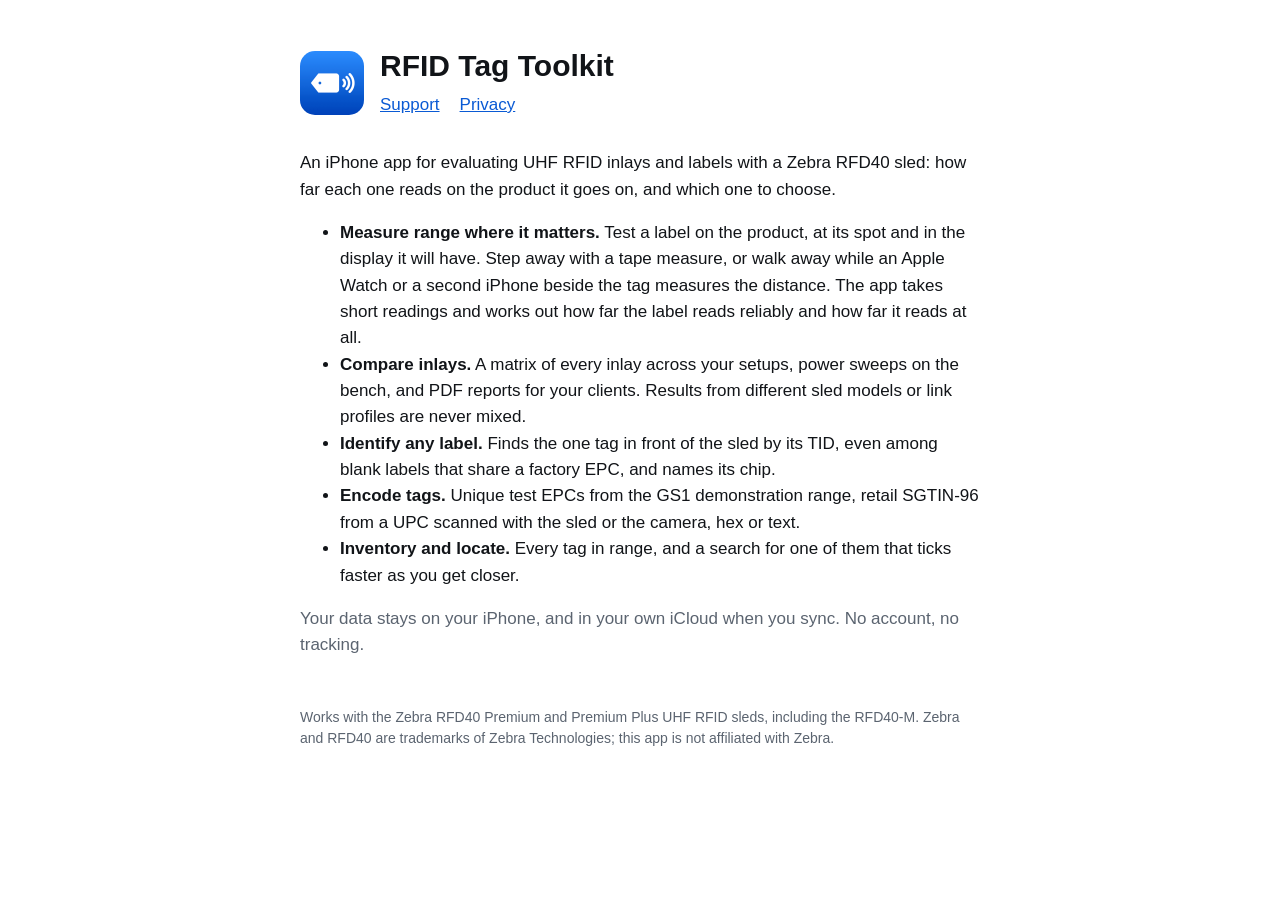
<file: index.html>
<!doctype html>
<html lang="en">
<head>
  <meta charset="utf-8" />
  <meta name="viewport" content="width=device-width, initial-scale=1" />
  <title>RFID Tag Toolkit</title>
  <meta name="description" content="Range tests for UHF RFID inlays and labels on the products they go on, with an iPhone and a Zebra RFD40 sled." />
  <link rel="icon" href="icon.png" />
  <link rel="stylesheet" href="style.css" />
</head>
<body>
  <main>
    <header>
      <img src="icon.png" alt="" />
      <div>
        <h1>RFID Tag Toolkit</h1>
        <nav><a href="support.html">Support</a><a href="privacy.html">Privacy</a></nav>
      </div>
    </header>
    <p>An iPhone app for evaluating UHF RFID inlays and labels with a Zebra RFD40 sled: how far each one reads on the product it goes on, and which one to choose.</p>
    <ul>
      <li><strong>Measure range where it matters.</strong> Test a label on the product, at its spot and in the display it will have. Step away with a tape measure, or walk away while an Apple Watch or a second iPhone beside the tag measures the distance. The app takes short readings and works out how far the label reads reliably and how far it reads at all.</li>
      <li><strong>Compare inlays.</strong> A matrix of every inlay across your setups, power sweeps on the bench, and PDF reports for your clients. Results from different sled models or link profiles are never mixed.</li>
      <li><strong>Identify any label.</strong> Finds the one tag in front of the sled by its TID, even among blank labels that share a factory EPC, and names its chip.</li>
      <li><strong>Encode tags.</strong> Unique test EPCs from the GS1 demonstration range, retail SGTIN-96 from a UPC scanned with the sled or the camera, hex or text.</li>
      <li><strong>Inventory and locate.</strong> Every tag in range, and a search for one of them that ticks faster as you get closer.</li>
    </ul>
    <p class="muted">Your data stays on your iPhone, and in your own iCloud when you sync. No account, no tracking.</p>
    <footer>Works with the Zebra RFD40 Premium and Premium Plus UHF RFID sleds, including the RFD40-M. Zebra and RFD40 are trademarks of Zebra Technologies; this app is not affiliated with Zebra.</footer>
  </main>
</body>
</html>
</file>
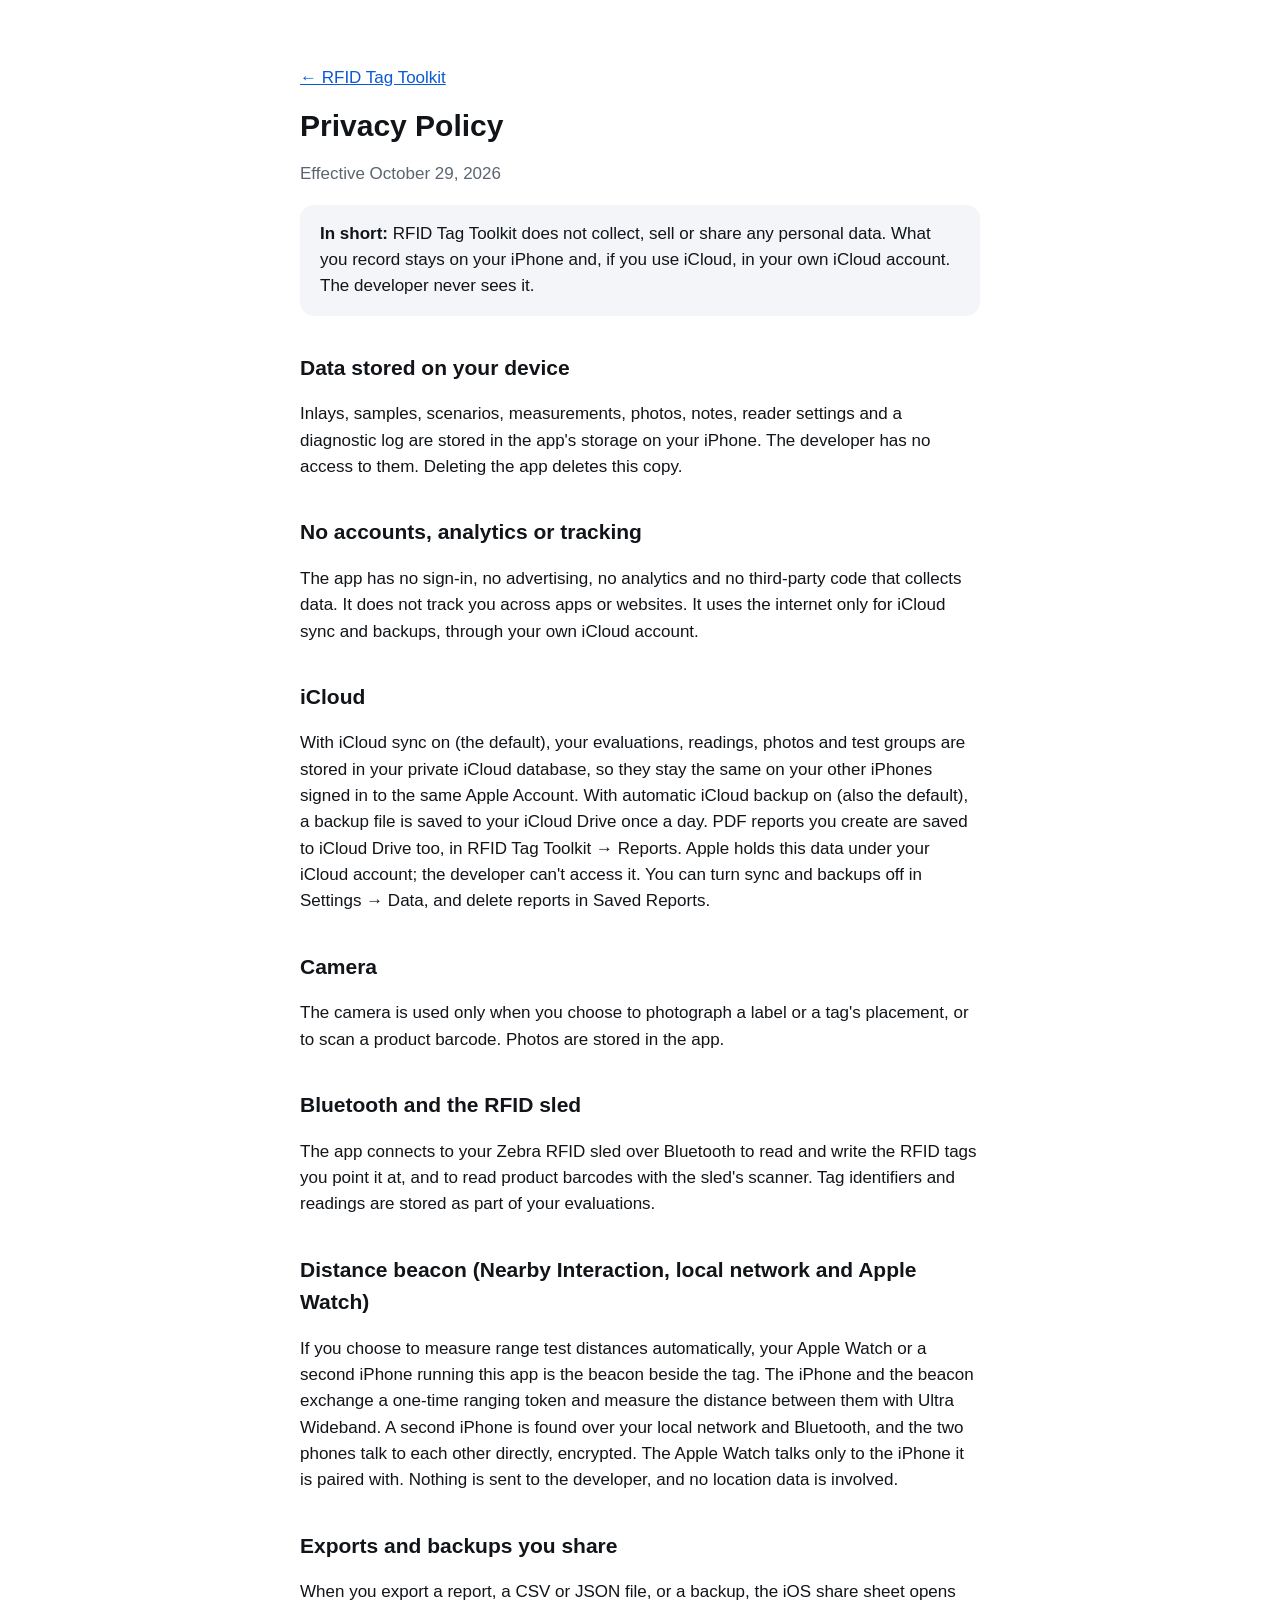
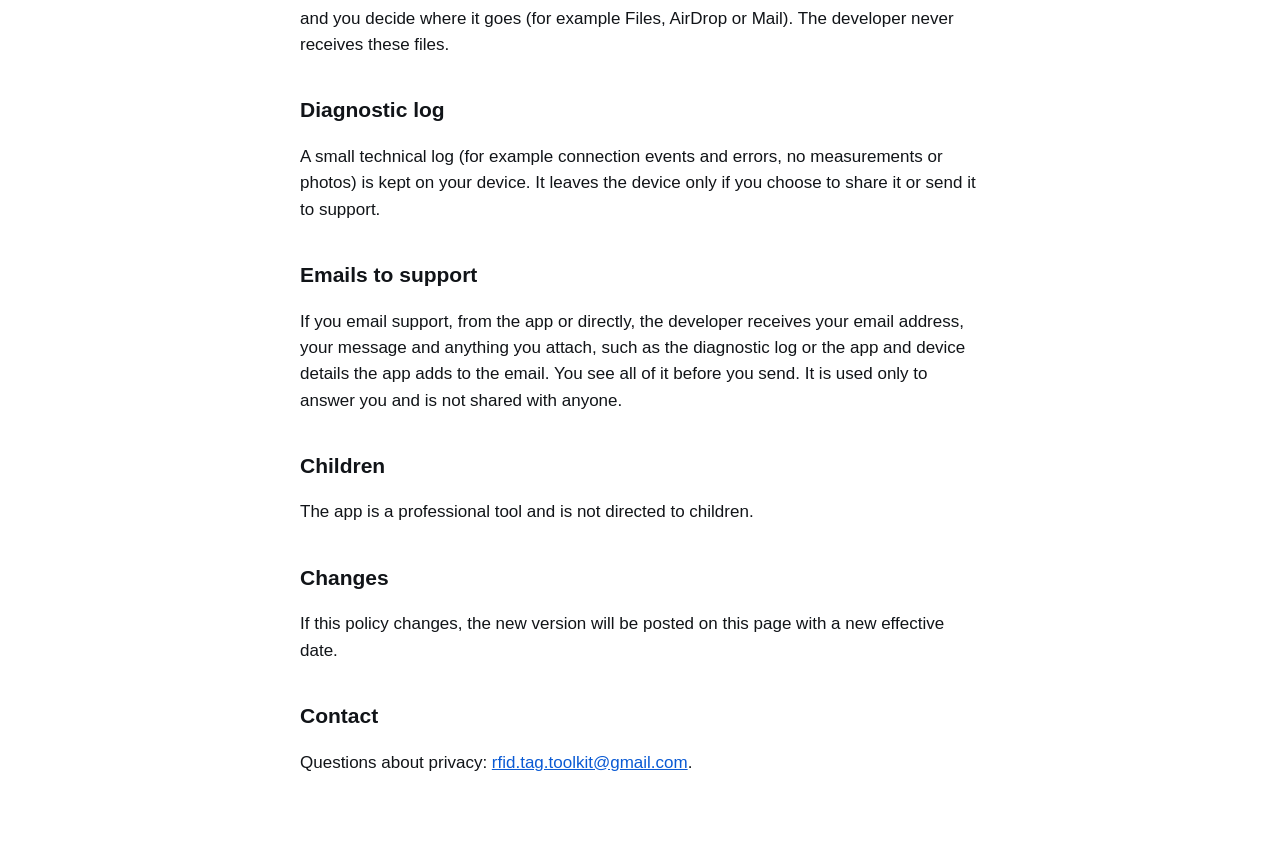
<file: privacy.html>
<!doctype html>
<html lang="en">
<head>
  <meta charset="utf-8" />
  <meta name="viewport" content="width=device-width, initial-scale=1" />
  <title>Privacy Policy | RFID Tag Toolkit</title>
  <link rel="icon" href="icon.png" />
  <link rel="stylesheet" href="style.css" />
</head>
<body>
  <main>
    <p><a href="index.html">← RFID Tag Toolkit</a></p>
    <h1>Privacy Policy</h1>
    <p class="muted">Effective October 29, 2026</p>

    <div class="card"><strong>In short:</strong> RFID Tag Toolkit does not collect, sell or share any personal data. What you record stays on your iPhone and, if you use iCloud, in your own iCloud account. The developer never sees it.</div>

    <h2>Data stored on your device</h2>
    <p>Inlays, samples, scenarios, measurements, photos, notes, reader settings and a diagnostic log are stored in the app's storage on your iPhone. The developer has no access to them. Deleting the app deletes this copy.</p>

    <h2>No accounts, analytics or tracking</h2>
    <p>The app has no sign-in, no advertising, no analytics and no third-party code that collects data. It does not track you across apps or websites. It uses the internet only for iCloud sync and backups, through your own iCloud account.</p>

    <h2>iCloud</h2>
    <p>With iCloud sync on (the default), your evaluations, readings, photos and test groups are stored in your private iCloud database, so they stay the same on your other iPhones signed in to the same Apple Account. With automatic iCloud backup on (also the default), a backup file is saved to your iCloud Drive once a day. PDF reports you create are saved to iCloud Drive too, in RFID Tag Toolkit → Reports. Apple holds this data under your iCloud account; the developer can't access it. You can turn sync and backups off in Settings → Data, and delete reports in Saved Reports.</p>

    <h2>Camera</h2>
    <p>The camera is used only when you choose to photograph a label or a tag's placement, or to scan a product barcode. Photos are stored in the app.</p>

    <h2>Bluetooth and the RFID sled</h2>
    <p>The app connects to your Zebra RFID sled over Bluetooth to read and write the RFID tags you point it at, and to read product barcodes with the sled's scanner. Tag identifiers and readings are stored as part of your evaluations.</p>

    <h2>Distance beacon (Nearby Interaction, local network and Apple Watch)</h2>
    <p>If you choose to measure range test distances automatically, your Apple Watch or a second iPhone running this app is the beacon beside the tag. The iPhone and the beacon exchange a one-time ranging token and measure the distance between them with Ultra Wideband. A second iPhone is found over your local network and Bluetooth, and the two phones talk to each other directly, encrypted. The Apple Watch talks only to the iPhone it is paired with. Nothing is sent to the developer, and no location data is involved.</p>

    <h2>Exports and backups you share</h2>
    <p>When you export a report, a CSV or JSON file, or a backup, the iOS share sheet opens and you decide where it goes (for example Files, AirDrop or Mail). The developer never receives these files.</p>

    <h2>Diagnostic log</h2>
    <p>A small technical log (for example connection events and errors, no measurements or photos) is kept on your device. It leaves the device only if you choose to share it or send it to support.</p>

    <h2>Emails to support</h2>
    <p>If you email support, from the app or directly, the developer receives your email address, your message and anything you attach, such as the diagnostic log or the app and device details the app adds to the email. You see all of it before you send. It is used only to answer you and is not shared with anyone.</p>

    <h2>Children</h2>
    <p>The app is a professional tool and is not directed to children.</p>

    <h2>Changes</h2>
    <p>If this policy changes, the new version will be posted on this page with a new effective date.</p>

    <h2>Contact</h2>
    <p>Questions about privacy: <a href="mailto:rfid.tag.toolkit@gmail.com">rfid.tag.toolkit@gmail.com</a>.</p>
  </main>
</body>
</html>
</file>
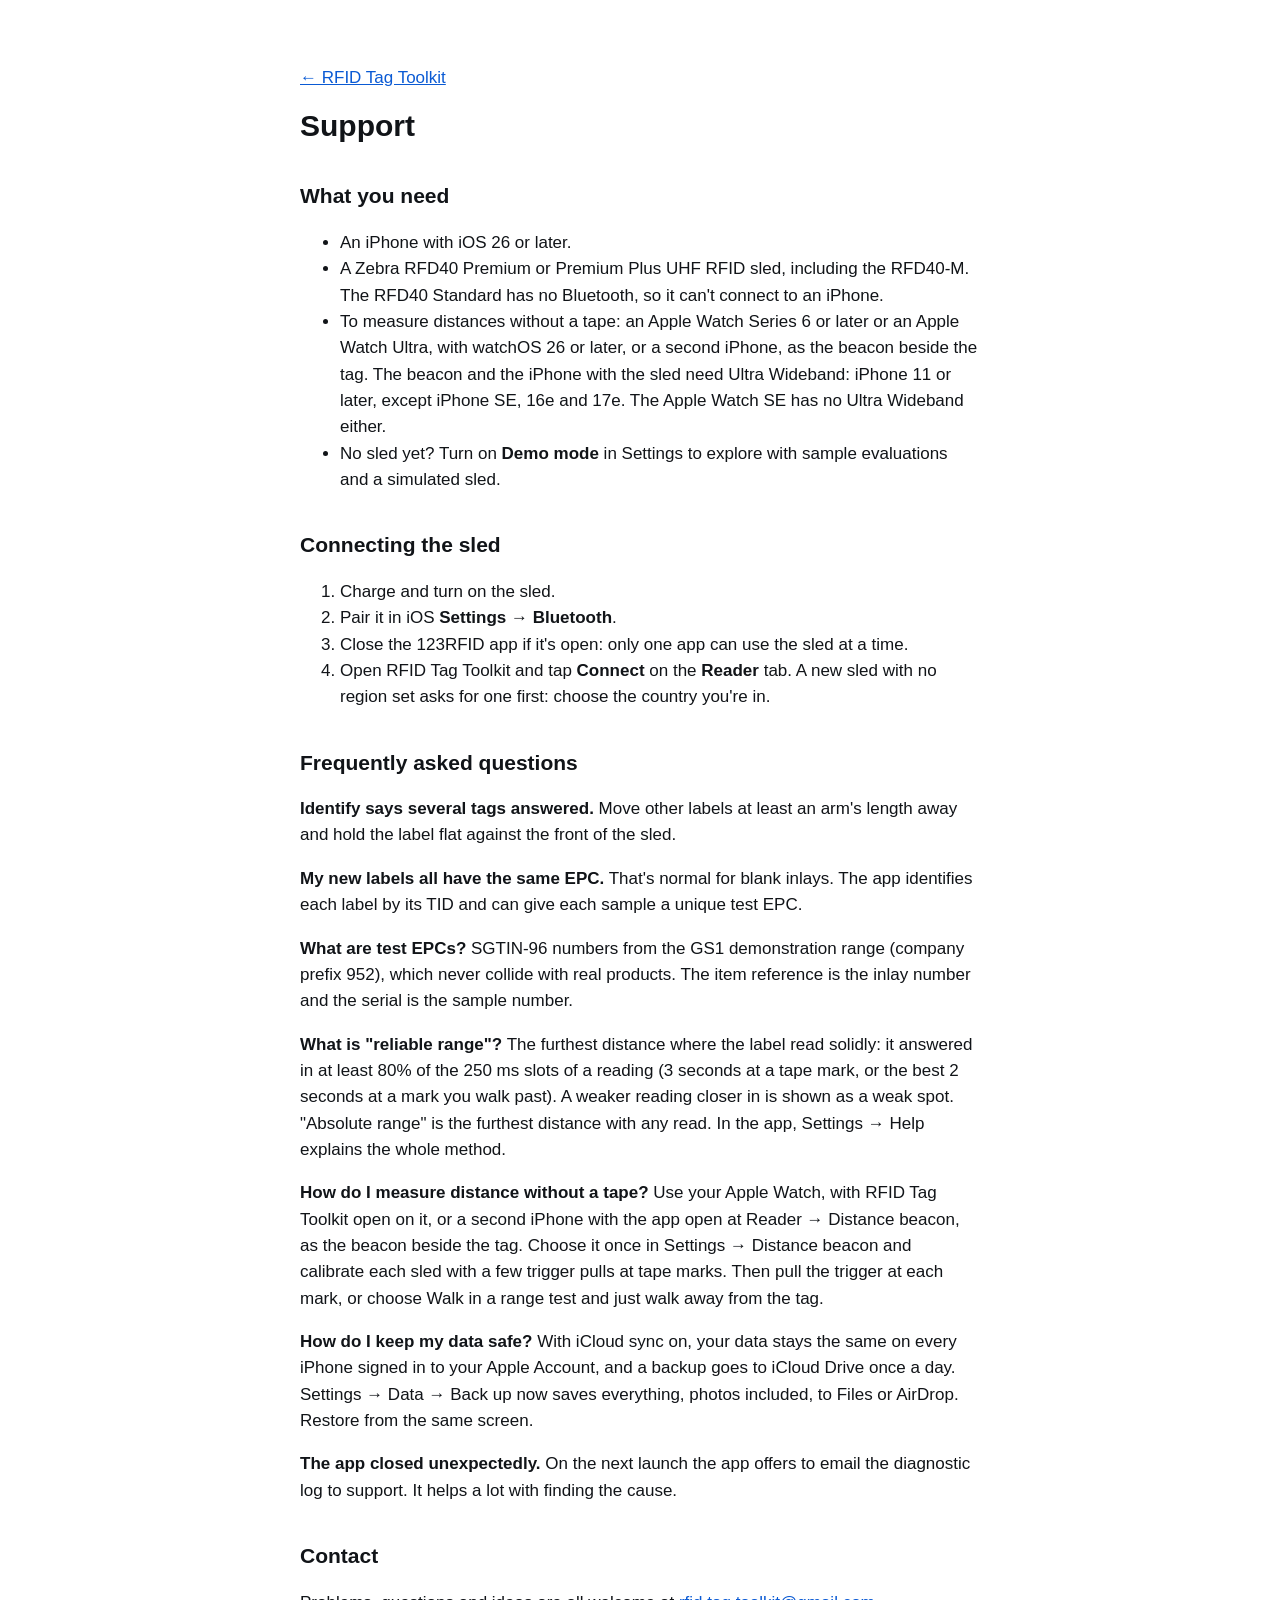
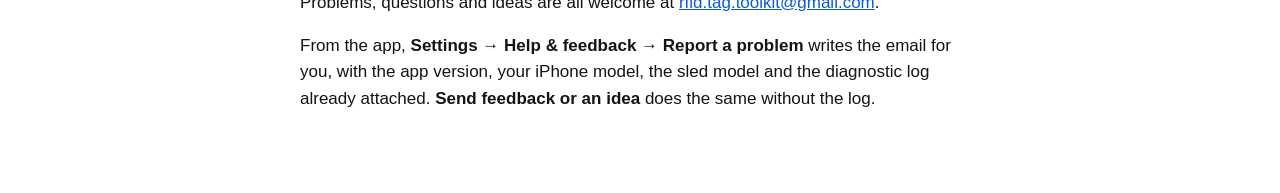
<file: support.html>
<!doctype html>
<html lang="en">
<head>
  <meta charset="utf-8" />
  <meta name="viewport" content="width=device-width, initial-scale=1" />
  <title>Support | RFID Tag Toolkit</title>
  <link rel="icon" href="icon.png" />
  <link rel="stylesheet" href="style.css" />
</head>
<body>
  <main>
    <p><a href="index.html">← RFID Tag Toolkit</a></p>
    <h1>Support</h1>

    <h2>What you need</h2>
    <ul>
      <li>An iPhone with iOS 26 or later.</li>
      <li>A Zebra RFD40 Premium or Premium Plus UHF RFID sled, including the RFD40-M. The RFD40 Standard has no Bluetooth, so it can't connect to an iPhone.</li>
      <li>To measure distances without a tape: an Apple Watch Series 6 or later or an Apple Watch Ultra, with watchOS 26 or later, or a second iPhone, as the beacon beside the tag. The beacon and the iPhone with the sled need Ultra Wideband: iPhone 11 or later, except iPhone SE, 16e and 17e. The Apple Watch SE has no Ultra Wideband either.</li>
      <li>No sled yet? Turn on <strong>Demo mode</strong> in Settings to explore with sample evaluations and a simulated sled.</li>
    </ul>

    <h2>Connecting the sled</h2>
    <ol>
      <li>Charge and turn on the sled.</li>
      <li>Pair it in iOS <strong>Settings → Bluetooth</strong>.</li>
      <li>Close the 123RFID app if it's open: only one app can use the sled at a time.</li>
      <li>Open RFID Tag Toolkit and tap <strong>Connect</strong> on the <strong>Reader</strong> tab. A new sled with no region set asks for one first: choose the country you're in.</li>
    </ol>

    <h2>Frequently asked questions</h2>
    <p><strong>Identify says several tags answered.</strong> Move other labels at least an arm's length away and hold the label flat against the front of the sled.</p>
    <p><strong>My new labels all have the same EPC.</strong> That's normal for blank inlays. The app identifies each label by its TID and can give each sample a unique test EPC.</p>
    <p><strong>What are test EPCs?</strong> SGTIN-96 numbers from the GS1 demonstration range (company prefix 952), which never collide with real products. The item reference is the inlay number and the serial is the sample number.</p>
    <p><strong>What is "reliable range"?</strong> The furthest distance where the label read solidly: it answered in at least 80% of the 250 ms slots of a reading (3 seconds at a tape mark, or the best 2 seconds at a mark you walk past). A weaker reading closer in is shown as a weak spot. "Absolute range" is the furthest distance with any read. In the app, Settings → Help explains the whole method.</p>
    <p><strong>How do I measure distance without a tape?</strong> Use your Apple Watch, with RFID Tag Toolkit open on it, or a second iPhone with the app open at Reader → Distance beacon, as the beacon beside the tag. Choose it once in Settings → Distance beacon and calibrate each sled with a few trigger pulls at tape marks. Then pull the trigger at each mark, or choose Walk in a range test and just walk away from the tag.</p>
    <p><strong>How do I keep my data safe?</strong> With iCloud sync on, your data stays the same on every iPhone signed in to your Apple Account, and a backup goes to iCloud Drive once a day. Settings → Data → Back up now saves everything, photos included, to Files or AirDrop. Restore from the same screen.</p>
    <p><strong>The app closed unexpectedly.</strong> On the next launch the app offers to email the diagnostic log to support. It helps a lot with finding the cause.</p>

    <h2>Contact</h2>
    <p>Problems, questions and ideas are all welcome at <a href="mailto:rfid.tag.toolkit@gmail.com">rfid.tag.toolkit@gmail.com</a>.</p>
    <p>From the app, <strong>Settings → Help &amp; feedback → Report a problem</strong> writes the email for you, with the app version, your iPhone model, the sled model and the diagnostic log already attached. <strong>Send feedback or an idea</strong> does the same without the log.</p>
  </main>
</body>
</html>
</file>
<file: style.css>
:root { color-scheme: light dark; --bg: #ffffff; --fg: #111418; --muted: #5b6470; --accent: #0a5ad4; --card: #f3f5f8; }
@media (prefers-color-scheme: dark) { :root { --bg: #0b1220; --fg: #eef1f5; --muted: #9aa5b4; --accent: #5aa2ff; --card: #141d2e; } }
* { box-sizing: border-box; }
body { margin: 0; background: var(--bg); color: var(--fg); font: 17px/1.55 -apple-system, BlinkMacSystemFont, "Segoe UI", Helvetica, Arial, sans-serif; }
main { max-width: 720px; margin: 0 auto; padding: 48px 20px 64px; }
header { display: flex; align-items: center; gap: 16px; margin-bottom: 32px; }
header img { width: 64px; height: 64px; border-radius: 15px; }
h1 { font-size: 30px; line-height: 1.2; margin: 0; }
h2 { font-size: 21px; margin: 36px 0 8px; }
p, li { color: var(--fg); }
.muted { color: var(--muted); }
a { color: var(--accent); }
nav { display: flex; gap: 20px; margin: 8px 0 0; }
.card { background: var(--card); border-radius: 14px; padding: 16px 20px; margin: 16px 0; }
footer { margin-top: 48px; color: var(--muted); font-size: 14px; }
</file>
